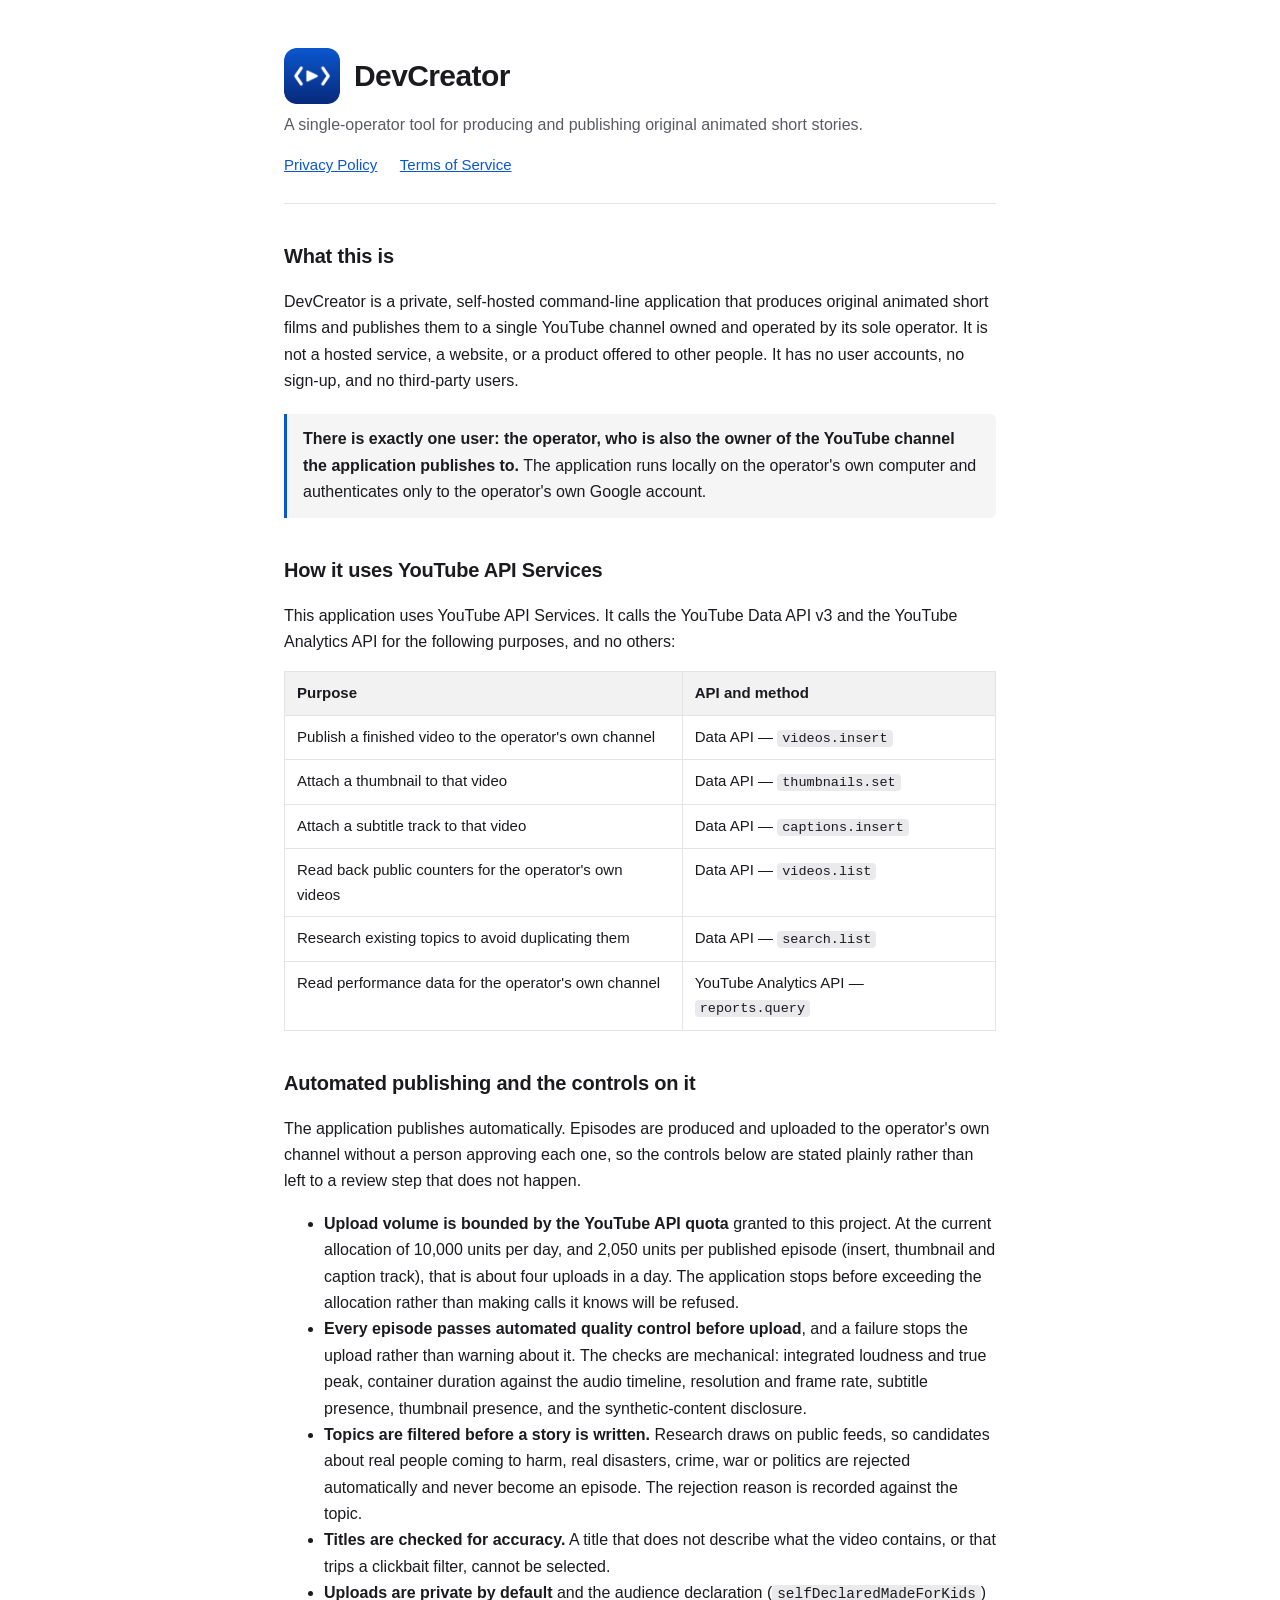
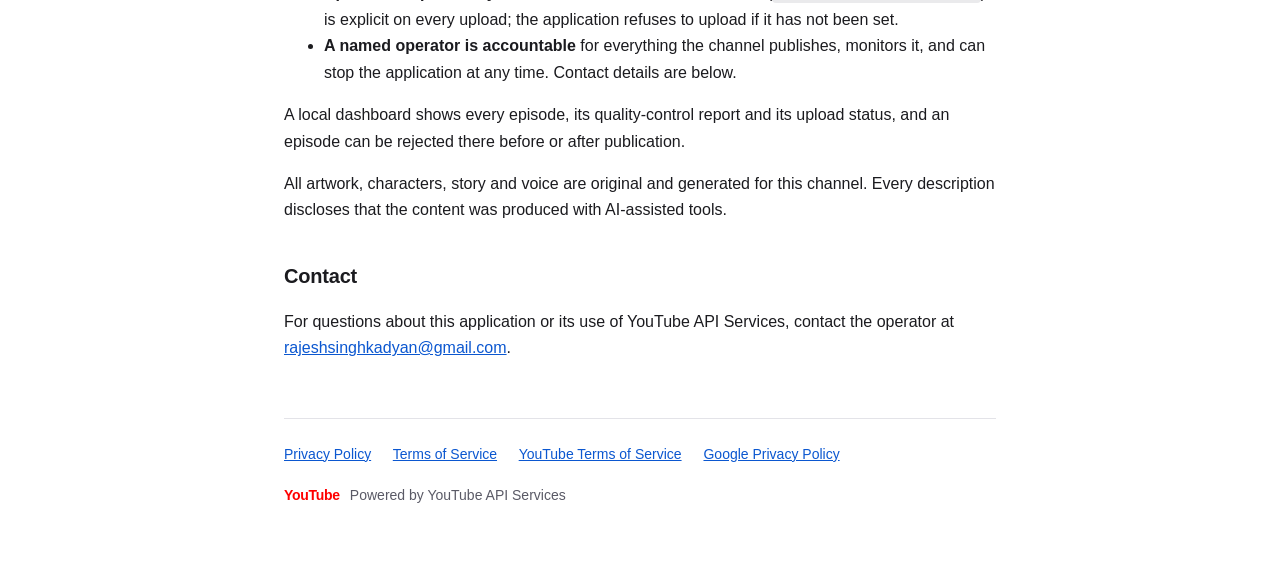
<file: docs/index.html>
<!doctype html>
<html lang="en">
<head>
<meta charset="utf-8">
<meta name="viewport" content="width=device-width,initial-scale=1">
<title>DevCreator — animated short-story production tool</title>
<link rel="icon" type="image/png" href="assets/logo-48.png">
<link rel="stylesheet" href="style.css">
</head>
<body>
<div class="wrap">

<header>
  <div class="lockup">
    <img src="assets/logo.png" alt="" width="56" height="56">
    <h1>DevCreator</h1>
  </div>
  <p class="sub">A single-operator tool for producing and publishing original animated short stories.</p>
  <nav style="margin-top:14px">
    <a href="privacy.html">Privacy Policy</a>
    <a href="terms.html">Terms of Service</a>
  </nav>
</header>

<h2>What this is</h2>
<p>
  DevCreator is a private, self-hosted command-line application that produces original
  animated short films and publishes them to a single YouTube channel owned and operated
  by its sole operator. It is not a hosted service, a website, or a product offered to
  other people. It has no user accounts, no sign-up, and no third-party users.
</p>

<div class="note">
  <strong>There is exactly one user: the operator, who is also the owner of the YouTube
  channel the application publishes to.</strong> The application runs locally on the
  operator's own computer and authenticates only to the operator's own Google account.
</div>

<h2>How it uses YouTube API Services</h2>
<p>
  This application uses YouTube API Services. It calls the YouTube Data API v3 and the
  YouTube Analytics API for the following purposes, and no others:
</p>
<table>
  <tr><th>Purpose</th><th>API and method</th></tr>
  <tr><td>Publish a finished video to the operator's own channel</td><td>Data API — <code>videos.insert</code></td></tr>
  <tr><td>Attach a thumbnail to that video</td><td>Data API — <code>thumbnails.set</code></td></tr>
  <tr><td>Attach a subtitle track to that video</td><td>Data API — <code>captions.insert</code></td></tr>
  <tr><td>Read back public counters for the operator's own videos</td><td>Data API — <code>videos.list</code></td></tr>
  <tr><td>Research existing topics to avoid duplicating them</td><td>Data API — <code>search.list</code></td></tr>
  <tr><td>Read performance data for the operator's own channel</td><td>YouTube Analytics API — <code>reports.query</code></td></tr>
</table>

<h2>Automated publishing and the controls on it</h2>
<p>
  The application publishes automatically. Episodes are produced and uploaded to the
  operator's own channel without a person approving each one, so the controls below are
  stated plainly rather than left to a review step that does not happen.
</p>
<ul>
  <li><strong>Upload volume is bounded by the YouTube API quota</strong> granted to this
    project. At the current allocation of 10,000 units per day, and 2,050 units per
    published episode (insert, thumbnail and caption track), that is about four uploads in
    a day. The application stops before exceeding the allocation rather than making calls
    it knows will be refused.</li>
  <li><strong>Every episode passes automated quality control before upload</strong>, and a
    failure stops the upload rather than warning about it. The checks are mechanical:
    integrated loudness and true peak, container duration against the audio timeline,
    resolution and frame rate, subtitle presence, thumbnail presence, and the
    synthetic-content disclosure.</li>
  <li><strong>Topics are filtered before a story is written.</strong> Research draws on
    public feeds, so candidates about real people coming to harm, real disasters, crime,
    war or politics are rejected automatically and never become an episode. The rejection
    reason is recorded against the topic.</li>
  <li><strong>Titles are checked for accuracy.</strong> A title that does not describe what
    the video contains, or that trips a clickbait filter, cannot be selected.</li>
  <li><strong>Uploads are private by default</strong> and the audience declaration
    (<code>selfDeclaredMadeForKids</code>) is explicit on every upload; the application
    refuses to upload if it has not been set.</li>
  <li><strong>A named operator is accountable</strong> for everything the channel
    publishes, monitors it, and can stop the application at any time. Contact details are
    below.</li>
</ul>
<p>
  A local dashboard shows every episode, its quality-control report and its upload status,
  and an episode can be rejected there before or after publication.
</p>
<p>
  All artwork, characters, story and voice are original and generated for this channel.
  Every description discloses that the content was produced with AI-assisted tools.
</p>

<h2>Contact</h2>
<p>
  For questions about this application or its use of YouTube API Services, contact the
  operator at <a href="mailto:rajeshsinghkadyan@gmail.com">rajeshsinghkadyan@gmail.com</a>.
</p>

<footer>
  <div>
    <a href="privacy.html">Privacy Policy</a>
    <a href="terms.html">Terms of Service</a>
    <a href="https://www.youtube.com/t/terms">YouTube Terms of Service</a>
    <a href="http://www.google.com/policies/privacy">Google Privacy Policy</a>
  </div>
  <div class="yt">
    <!-- Text attribution rather than the YouTube mark. The image was never shipped, so
         this was a guaranteed-failing request patched over by an onerror handler - a
         fragile way to render a required attribution, and it breaks entirely with JS off.
         YouTube's branding guidelines accept the wordmark in text. -->
    <span class="ytfallback">YouTube</span>
    <span>Powered by YouTube API Services</span>
  </div>
</footer>

</div>
</body>
</html>
</file>
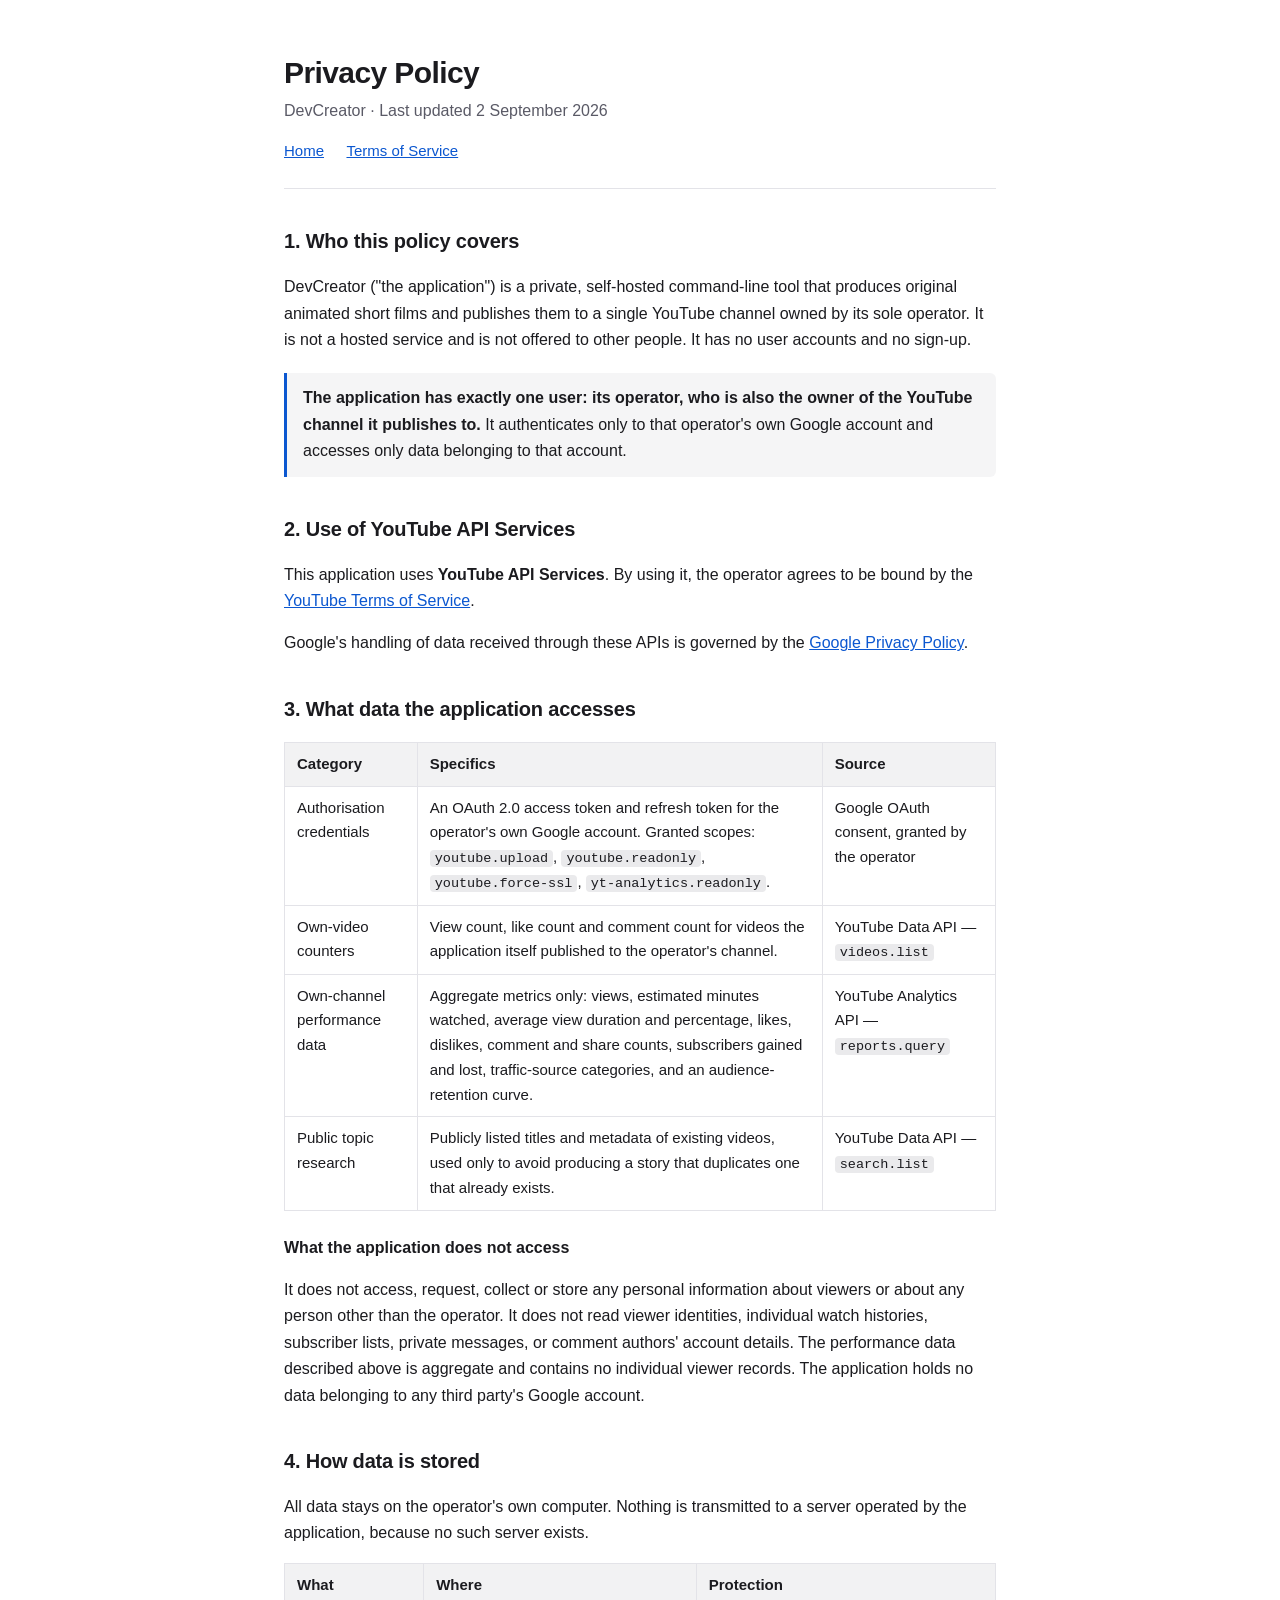
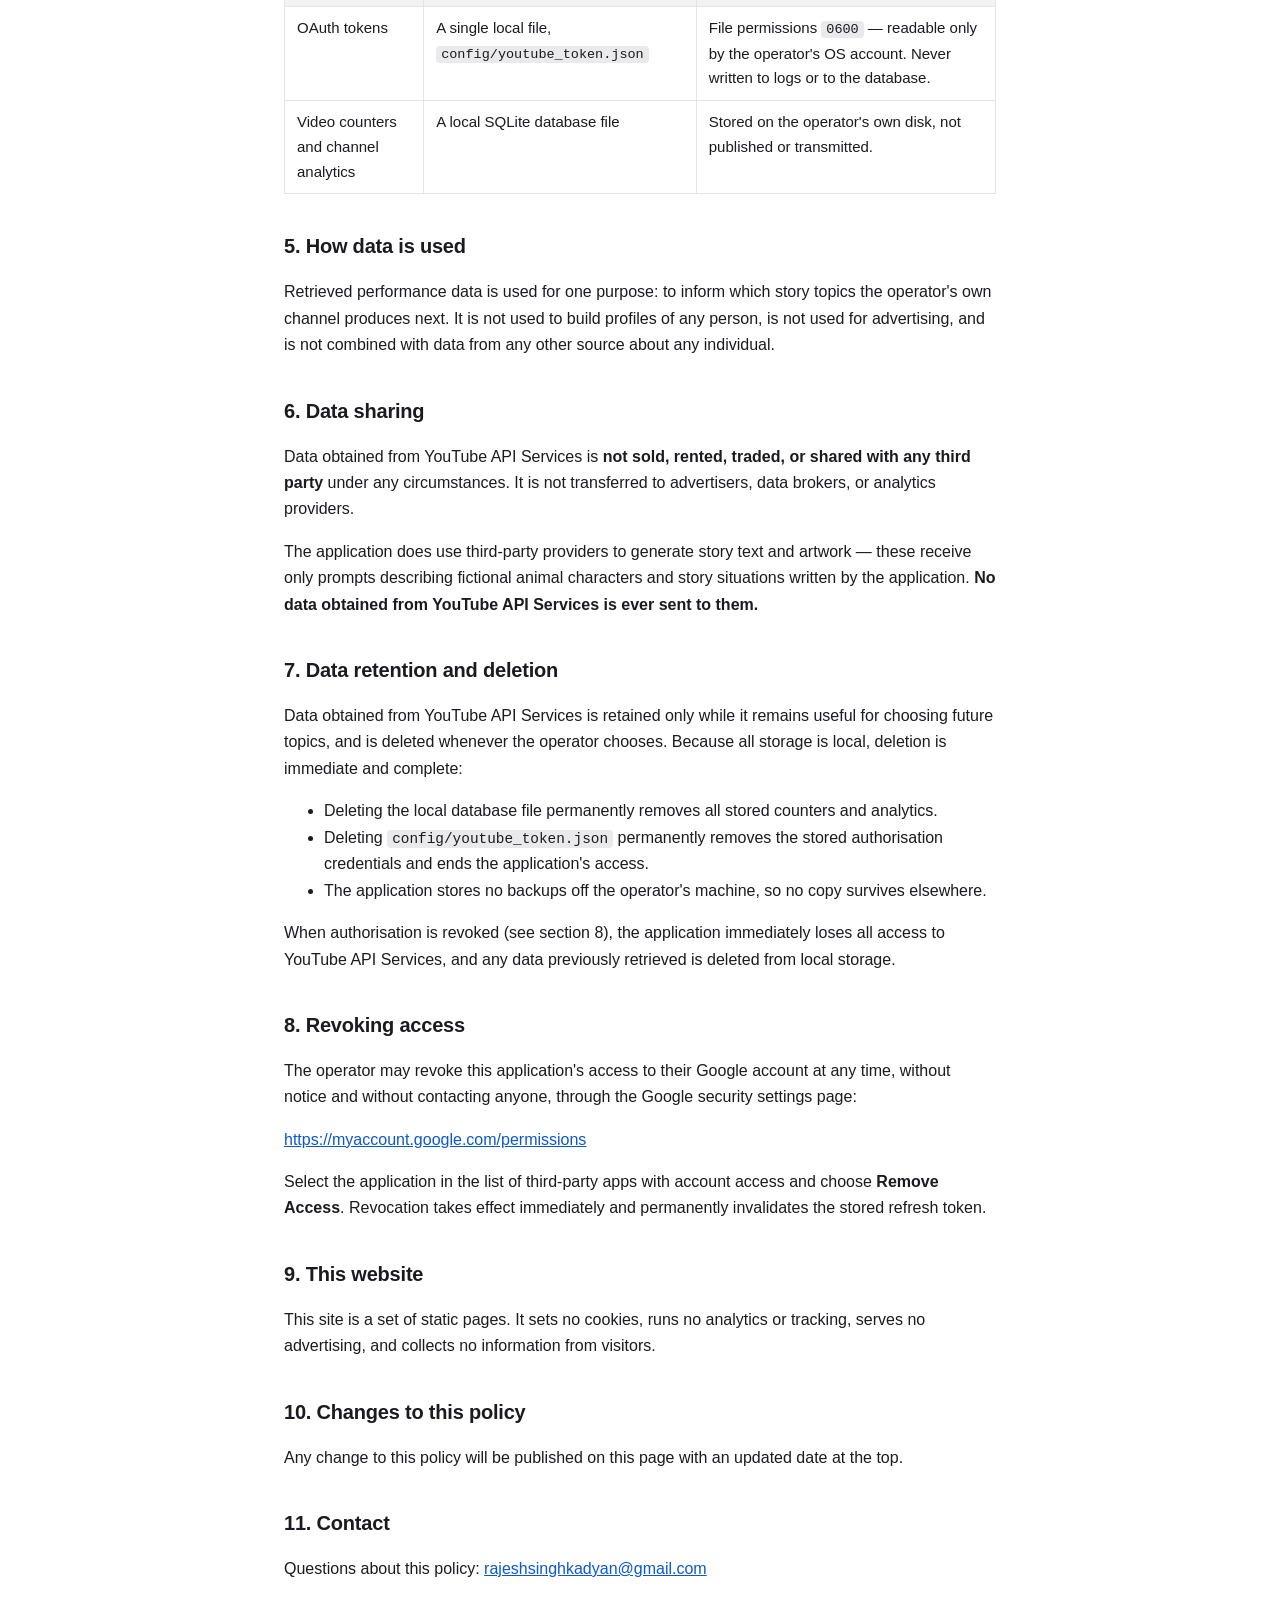
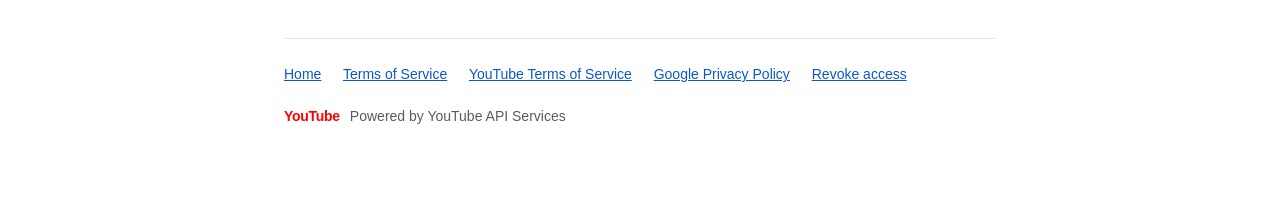
<file: docs/privacy.html>
<!doctype html>
<html lang="en">
<head>
<meta charset="utf-8">
<meta name="viewport" content="width=device-width,initial-scale=1">
<title>Privacy Policy — DevCreator</title>
<link rel="icon" type="image/png" href="assets/logo-48.png">
<link rel="stylesheet" href="style.css">
</head>
<body>
<div class="wrap">

<header>
  <h1>Privacy Policy</h1>
  <p class="sub">DevCreator · Last updated 2 September 2026</p>
  <nav style="margin-top:14px">
    <a href="index.html">Home</a>
    <a href="terms.html">Terms of Service</a>
  </nav>
</header>

<h2>1. Who this policy covers</h2>
<p>
  DevCreator ("the application") is a private, self-hosted command-line tool that produces
  original animated short films and publishes them to a single YouTube channel owned by its
  sole operator. It is not a hosted service and is not offered to other people. It has no
  user accounts and no sign-up.
</p>
<div class="note">
  <strong>The application has exactly one user: its operator, who is also the owner of the
  YouTube channel it publishes to.</strong> It authenticates only to that operator's own
  Google account and accesses only data belonging to that account.
</div>

<h2>2. Use of YouTube API Services</h2>
<p>
  This application uses <strong>YouTube API Services</strong>. By using it, the operator
  agrees to be bound by the
  <a href="https://www.youtube.com/t/terms">YouTube Terms of Service</a>.
</p>
<p>
  Google's handling of data received through these APIs is governed by the
  <a href="http://www.google.com/policies/privacy">Google Privacy Policy</a>.
</p>

<h2>3. What data the application accesses</h2>
<table>
  <tr><th>Category</th><th>Specifics</th><th>Source</th></tr>
  <tr>
    <td>Authorisation credentials</td>
    <td>An OAuth 2.0 access token and refresh token for the operator's own Google account.
        Granted scopes: <code>youtube.upload</code>, <code>youtube.readonly</code>,
        <code>youtube.force-ssl</code>, <code>yt-analytics.readonly</code>.</td>
    <td>Google OAuth consent, granted by the operator</td>
  </tr>
  <tr>
    <td>Own-video counters</td>
    <td>View count, like count and comment count for videos the application itself
        published to the operator's channel.</td>
    <td>YouTube Data API — <code>videos.list</code></td>
  </tr>
  <tr>
    <td>Own-channel performance data</td>
    <td>Aggregate metrics only: views, estimated minutes watched, average view duration and
        percentage, likes, dislikes, comment and share counts, subscribers gained and lost,
        traffic-source categories, and an audience-retention curve.</td>
    <td>YouTube Analytics API — <code>reports.query</code></td>
  </tr>
  <tr>
    <td>Public topic research</td>
    <td>Publicly listed titles and metadata of existing videos, used only to avoid
        producing a story that duplicates one that already exists.</td>
    <td>YouTube Data API — <code>search.list</code></td>
  </tr>
</table>

<h3>What the application does not access</h3>
<p>
  It does not access, request, collect or store any personal information about viewers or
  about any person other than the operator. It does not read viewer identities, individual
  watch histories, subscriber lists, private messages, or comment authors' account details.
  The performance data described above is aggregate and contains no individual viewer
  records. The application holds no data belonging to any third party's Google account.
</p>

<h2>4. How data is stored</h2>
<p>
  All data stays on the operator's own computer. Nothing is transmitted to a server operated
  by the application, because no such server exists.
</p>
<table>
  <tr><th>What</th><th>Where</th><th>Protection</th></tr>
  <tr><td>OAuth tokens</td><td>A single local file, <code>config/youtube_token.json</code></td>
      <td>File permissions <code>0600</code> — readable only by the operator's OS account.
          Never written to logs or to the database.</td></tr>
  <tr><td>Video counters and channel analytics</td><td>A local SQLite database file</td>
      <td>Stored on the operator's own disk, not published or transmitted.</td></tr>
</table>

<h2>5. How data is used</h2>
<p>
  Retrieved performance data is used for one purpose: to inform which story topics the
  operator's own channel produces next. It is not used to build profiles of any person, is
  not used for advertising, and is not combined with data from any other source about any
  individual.
</p>

<h2>6. Data sharing</h2>
<p>
  Data obtained from YouTube API Services is <strong>not sold, rented, traded, or shared
  with any third party</strong> under any circumstances. It is not transferred to advertisers,
  data brokers, or analytics providers.
</p>
<p>
  The application does use third-party providers to generate story text and artwork — these
  receive only prompts describing fictional animal characters and story situations written
  by the application. <strong>No data obtained from YouTube API Services is ever sent to
  them.</strong>
</p>

<h2>7. Data retention and deletion</h2>
<p>
  Data obtained from YouTube API Services is retained only while it remains useful for
  choosing future topics, and is deleted whenever the operator chooses. Because all storage
  is local, deletion is immediate and complete:
</p>
<ul>
  <li>Deleting the local database file permanently removes all stored counters and analytics.</li>
  <li>Deleting <code>config/youtube_token.json</code> permanently removes the stored
      authorisation credentials and ends the application's access.</li>
  <li>The application stores no backups off the operator's machine, so no copy survives
      elsewhere.</li>
</ul>
<p>
  When authorisation is revoked (see section 8), the application immediately loses all
  access to YouTube API Services, and any data previously retrieved is deleted from local
  storage.
</p>

<h2>8. Revoking access</h2>
<p>
  The operator may revoke this application's access to their Google account at any time,
  without notice and without contacting anyone, through the Google security settings page:
</p>
<p>
  <a href="https://myaccount.google.com/permissions">https://myaccount.google.com/permissions</a>
</p>
<p>
  Select the application in the list of third-party apps with account access and choose
  <strong>Remove Access</strong>. Revocation takes effect immediately and permanently
  invalidates the stored refresh token.
</p>

<h2>9. This website</h2>
<p>
  This site is a set of static pages. It sets no cookies, runs no analytics or tracking,
  serves no advertising, and collects no information from visitors.
</p>

<h2>10. Changes to this policy</h2>
<p>
  Any change to this policy will be published on this page with an updated date at the top.
</p>

<h2>11. Contact</h2>
<p>
  Questions about this policy: <a href="mailto:rajeshsinghkadyan@gmail.com">rajeshsinghkadyan@gmail.com</a>
</p>

<footer>
  <div>
    <a href="index.html">Home</a>
    <a href="terms.html">Terms of Service</a>
    <a href="https://www.youtube.com/t/terms">YouTube Terms of Service</a>
    <a href="http://www.google.com/policies/privacy">Google Privacy Policy</a>
    <a href="https://myaccount.google.com/permissions">Revoke access</a>
  </div>
  <div class="yt">
    <span class="ytfallback">YouTube</span>
    <span>Powered by YouTube API Services</span>
  </div>
</footer>

</div>
</body>
</html>
</file>
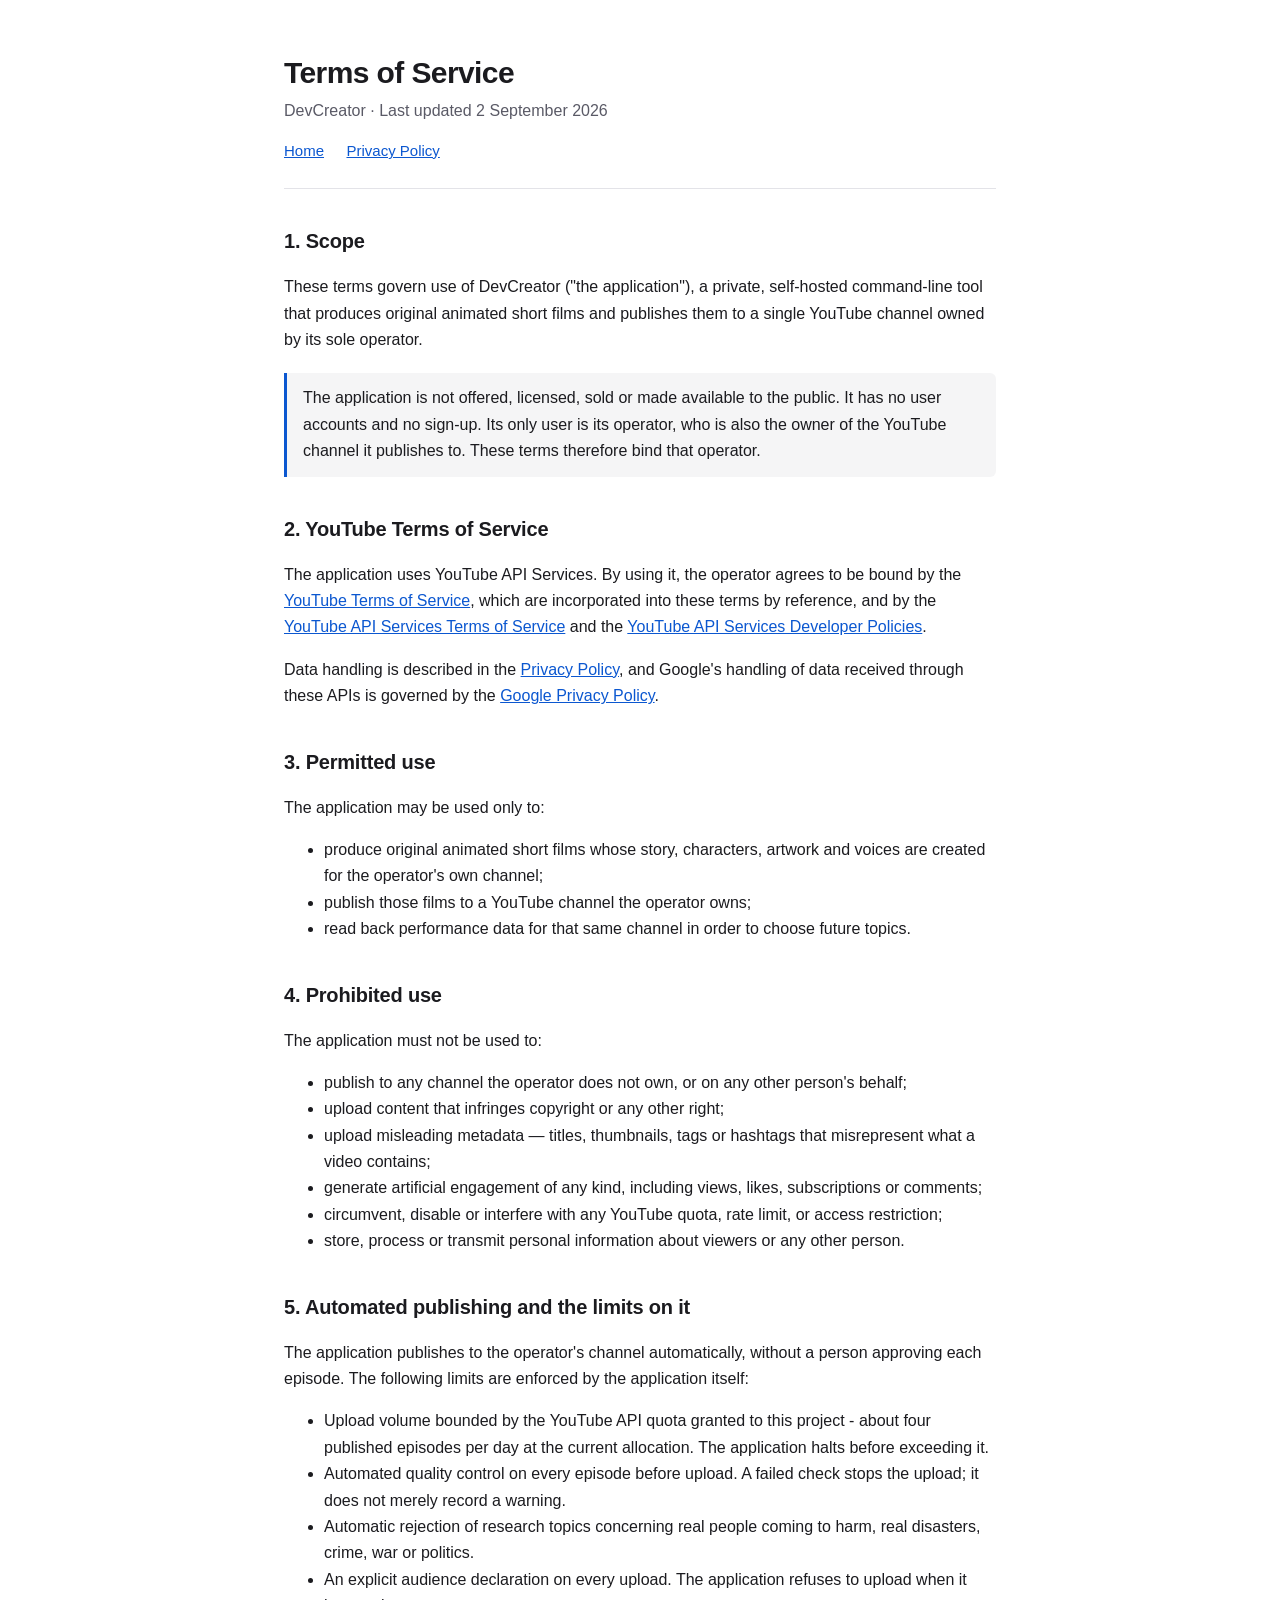
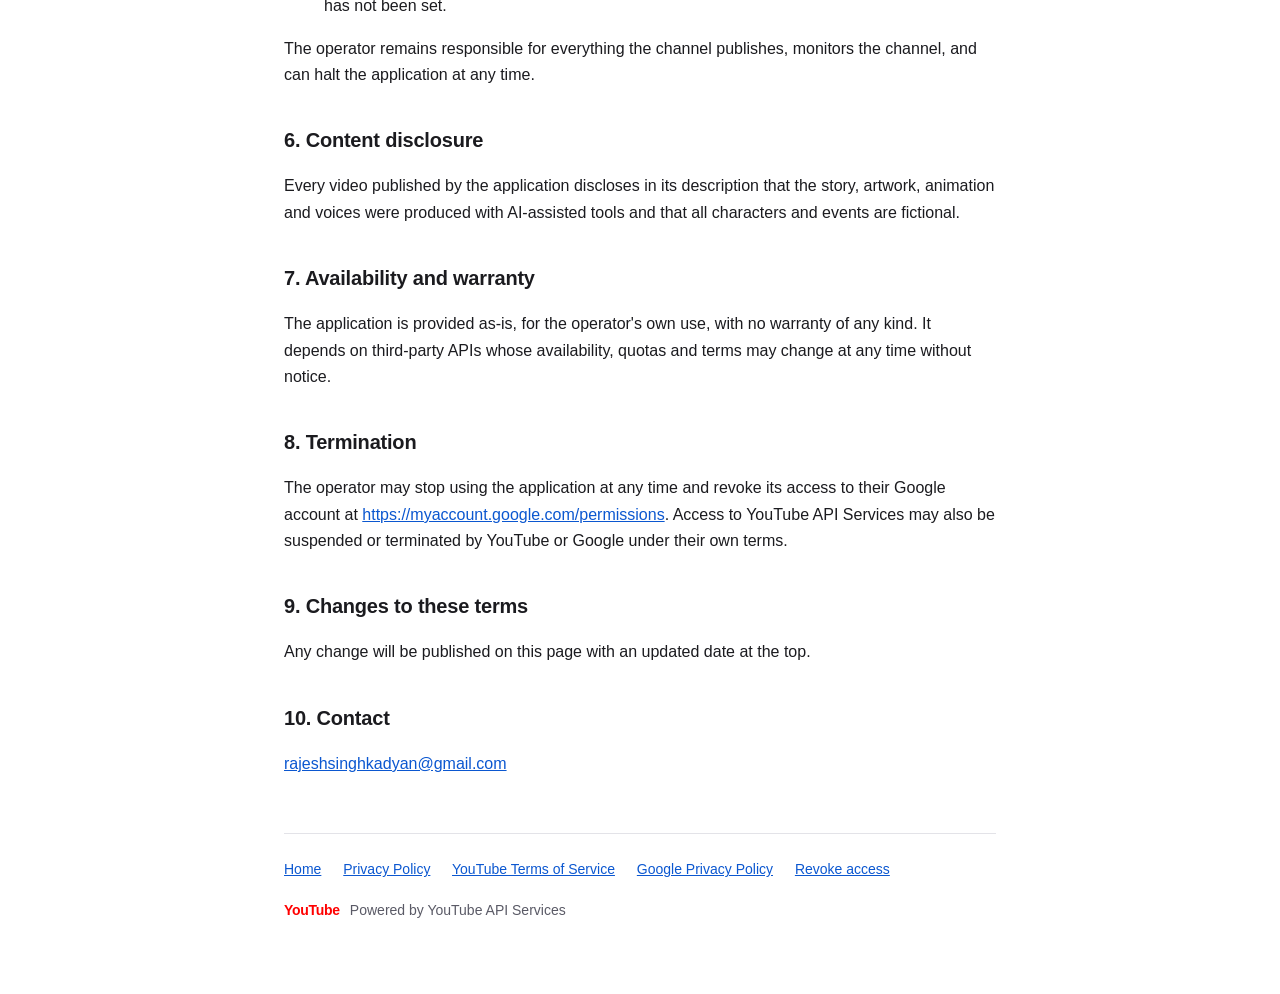
<file: docs/terms.html>
<!doctype html>
<html lang="en">
<head>
<meta charset="utf-8">
<meta name="viewport" content="width=device-width,initial-scale=1">
<title>Terms of Service — DevCreator</title>
<link rel="icon" type="image/png" href="assets/logo-48.png">
<link rel="stylesheet" href="style.css">
</head>
<body>
<div class="wrap">

<header>
  <h1>Terms of Service</h1>
  <p class="sub">DevCreator · Last updated 2 September 2026</p>
  <nav style="margin-top:14px">
    <a href="index.html">Home</a>
    <a href="privacy.html">Privacy Policy</a>
  </nav>
</header>

<h2>1. Scope</h2>
<p>
  These terms govern use of DevCreator ("the application"), a private, self-hosted
  command-line tool that produces original animated short films and publishes them to a
  single YouTube channel owned by its sole operator.
</p>
<div class="note">
  The application is not offered, licensed, sold or made available to the public. It has no
  user accounts and no sign-up. Its only user is its operator, who is also the owner of the
  YouTube channel it publishes to. These terms therefore bind that operator.
</div>

<h2>2. YouTube Terms of Service</h2>
<p>
  The application uses YouTube API Services. By using it, the operator agrees to be bound by
  the <a href="https://www.youtube.com/t/terms">YouTube Terms of Service</a>, which are
  incorporated into these terms by reference, and by the
  <a href="https://developers.google.com/youtube/terms/api-services-terms-of-service">YouTube
  API Services Terms of Service</a> and the
  <a href="https://developers.google.com/youtube/terms/developer-policies">YouTube API
  Services Developer Policies</a>.
</p>
<p>
  Data handling is described in the <a href="privacy.html">Privacy Policy</a>, and Google's
  handling of data received through these APIs is governed by the
  <a href="http://www.google.com/policies/privacy">Google Privacy Policy</a>.
</p>

<h2>3. Permitted use</h2>
<p>The application may be used only to:</p>
<ul>
  <li>produce original animated short films whose story, characters, artwork and voices are
      created for the operator's own channel;</li>
  <li>publish those films to a YouTube channel the operator owns;</li>
  <li>read back performance data for that same channel in order to choose future topics.</li>
</ul>

<h2>4. Prohibited use</h2>
<p>The application must not be used to:</p>
<ul>
  <li>publish to any channel the operator does not own, or on any other person's behalf;</li>
  <li>upload content that infringes copyright or any other right;</li>
  <li>upload misleading metadata — titles, thumbnails, tags or hashtags that misrepresent
      what a video contains;</li>
  <li>generate artificial engagement of any kind, including views, likes, subscriptions or
      comments;</li>
  <li>circumvent, disable or interfere with any YouTube quota, rate limit, or access
      restriction;</li>
  <li>store, process or transmit personal information about viewers or any other person.</li>
</ul>

<h2>5. Automated publishing and the limits on it</h2>
<p>
  The application publishes to the operator's channel automatically, without a person
  approving each episode. The following limits are enforced by the application itself:
</p>
<ul>
  <li>Upload volume bounded by the YouTube API quota granted to this project - about four
    published episodes per day at the current allocation. The application halts before
    exceeding it.</li>
  <li>Automated quality control on every episode before upload. A failed check stops the
    upload; it does not merely record a warning.</li>
  <li>Automatic rejection of research topics concerning real people coming to harm, real
    disasters, crime, war or politics.</li>
  <li>An explicit audience declaration on every upload. The application refuses to upload
    when it has not been set.</li>
</ul>
<p>
  The operator remains responsible for everything the channel publishes, monitors the
  channel, and can halt the application at any time.
</p>

<h2>6. Content disclosure</h2>
<p>
  Every video published by the application discloses in its description that the story,
  artwork, animation and voices were produced with AI-assisted tools and that all characters
  and events are fictional.
</p>

<h2>7. Availability and warranty</h2>
<p>
  The application is provided as-is, for the operator's own use, with no warranty of any
  kind. It depends on third-party APIs whose availability, quotas and terms may change at
  any time without notice.
</p>

<h2>8. Termination</h2>
<p>
  The operator may stop using the application at any time and revoke its access to their
  Google account at
  <a href="https://myaccount.google.com/permissions">https://myaccount.google.com/permissions</a>.
  Access to YouTube API Services may also be suspended or terminated by YouTube or Google
  under their own terms.
</p>

<h2>9. Changes to these terms</h2>
<p>
  Any change will be published on this page with an updated date at the top.
</p>

<h2>10. Contact</h2>
<p>
  <a href="mailto:rajeshsinghkadyan@gmail.com">rajeshsinghkadyan@gmail.com</a>
</p>

<footer>
  <div>
    <a href="index.html">Home</a>
    <a href="privacy.html">Privacy Policy</a>
    <a href="https://www.youtube.com/t/terms">YouTube Terms of Service</a>
    <a href="http://www.google.com/policies/privacy">Google Privacy Policy</a>
    <a href="https://myaccount.google.com/permissions">Revoke access</a>
  </div>
  <div class="yt">
    <span class="ytfallback">YouTube</span>
    <span>Powered by YouTube API Services</span>
  </div>
</footer>

</div>
</body>
</html>
</file>
<file: docs/style.css>
:root{--bg:#fff;--fg:#1b1b1f;--muted:#5a5a66;--line:#e3e3e8;--accent:#0b57d0}
@media (prefers-color-scheme:dark){
  :root{--bg:#16161a;--fg:#e9e9ee;--muted:#a2a2ae;--line:#2c2c34;--accent:#a8c7fa}}
*{box-sizing:border-box}
body{margin:0;background:var(--bg);color:var(--fg);
  font:16px/1.65 -apple-system,BlinkMacSystemFont,"Segoe UI",Roboto,Helvetica,Arial,sans-serif}
.wrap{max-width:760px;margin:0 auto;padding:48px 24px 72px}
header{border-bottom:1px solid var(--line);margin-bottom:36px;padding-bottom:24px}
h1{font-size:30px;margin:0;letter-spacing:-.02em}
.lockup{display:flex;align-items:center;gap:14px;margin-bottom:8px}
.lockup img{border-radius:12px;flex:0 0 auto}
h2{font-size:20px;margin:36px 0 10px;letter-spacing:-.01em}
h3{font-size:16px;margin:24px 0 6px}
.sub{color:var(--muted);margin:0}
a{color:var(--accent)}
code{background:rgba(127,127,140,.16);padding:1px 5px;border-radius:4px;font-size:.9em}
table{border-collapse:collapse;width:100%;margin:16px 0;font-size:15px}
th,td{border:1px solid var(--line);padding:9px 12px;text-align:left;vertical-align:top}
th{background:rgba(127,127,140,.1);font-weight:600}
.note{border-left:3px solid var(--accent);background:rgba(127,127,140,.08);
  padding:12px 16px;margin:20px 0;border-radius:0 6px 6px 0}
footer{border-top:1px solid var(--line);margin-top:56px;padding-top:24px;
  color:var(--muted);font-size:14px}
footer a{margin-right:18px}
.yt{display:flex;align-items:center;gap:10px;margin-top:18px;flex-wrap:wrap}
.yt img{height:24px;width:auto}
.ytfallback{font-weight:700;color:#f00;letter-spacing:-.02em}
nav a{margin-right:18px;font-size:15px}
</file>
